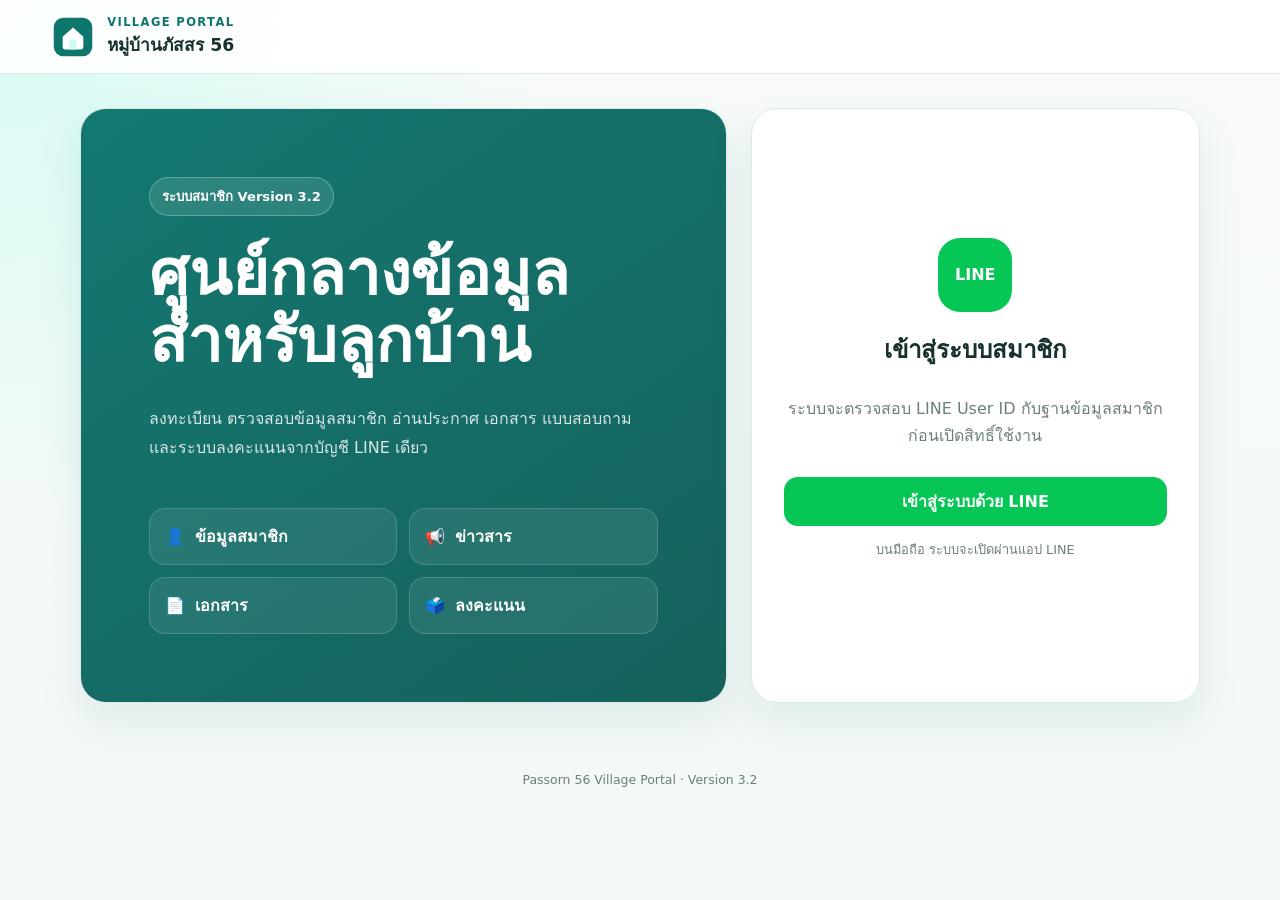
<file: index.html>
<!doctype html>
<html lang="th">
<head>
  <meta charset="utf-8">
  <meta name="viewport" content="width=device-width, initial-scale=1, viewport-fit=cover">
  <meta name="theme-color" content="#0f766e">
  <meta name="description" content="ระบบสมาชิกและศูนย์ข้อมูลหมู่บ้านภัสสร 56">
  <title>หมู่บ้านภัสสร 56</title>

  <link rel="manifest" href="/manifest.webmanifest">
  <link rel="icon" href="/assets/img/icon.svg" type="image/svg+xml">

  <style>
    :root {
      --primary: #0f766e;
      --primary-dark: #115e59;
      --primary-soft: #ccfbf1;
      --line: #06c755;
      --bg: #f3f8f7;
      --surface: #ffffff;
      --text: #17312e;
      --muted: #6b7f7b;
      --border: #dce9e6;
      --danger: #c0392b;
      --success: #087f5b;
      --shadow: 0 18px 45px rgba(15, 118, 110, .10);
    }

    * { box-sizing: border-box; }

    html, body { min-height: 100%; }

    body {
      margin: 0;
      font-family: system-ui, -apple-system, BlinkMacSystemFont, "Segoe UI",
        "Noto Sans Thai", Tahoma, sans-serif;
      color: var(--text);
      background:
        radial-gradient(circle at top left, rgba(204,251,241,.78), transparent 34rem),
        linear-gradient(180deg, #f8fbfa, var(--bg));
    }

    button, input, select { font: inherit; }
    button { cursor: pointer; }
    img { display: block; max-width: 100%; }
    .hidden { display: none !important; }

    .topbar {
      min-height: 74px;
      padding: 12px clamp(16px, 4vw, 52px);
      display: flex;
      align-items: center;
      justify-content: space-between;
      gap: 18px;
      position: sticky;
      top: 0;
      z-index: 20;
      background: rgba(255,255,255,.92);
      backdrop-filter: blur(14px);
      border-bottom: 1px solid var(--border);
    }

    .brand { display: flex; align-items: center; gap: 12px; }
.brand-logo {
  width: 44px;
  height: 44px;
  flex: 0 0 auto;
}

.brand-logo-fallback {
  display: grid;
  place-items: center;
}
    .brand h1 { margin: 2px 0 0; font-size: 1.08rem; }
    .eyebrow {
      margin: 0;
      color: var(--primary);
      font-size: .72rem;
      font-weight: 900;
      letter-spacing: .12em;
    }

    .page-shell {
      width: min(1120px, calc(100% - 28px));
      margin: 34px auto;
    }

    .button {
      min-height: 48px;
      padding: 12px 18px;
      border: 0;
      border-radius: 14px;
      font-weight: 800;
      transition: .18s ease;
    }

    .button:hover:not(:disabled) { transform: translateY(-1px); }
    .button:disabled { opacity: .65; cursor: not-allowed; }
    .button-primary { color: white; background: var(--line); }
    .button-secondary { color: var(--primary-dark); background: var(--primary-soft); }
    .button-ghost {
      color: var(--primary-dark);
      background: transparent;
      border: 1px solid var(--border);
    }

    .card,
    .hero-card,
    .login-card,
    .welcome-panel,
    .menu-card {
      border: 1px solid var(--border);
      border-radius: 26px;
      background: rgba(255,255,255,.97);
      box-shadow: var(--shadow);
    }

    .login-layout {
      display: grid;
      grid-template-columns: 1.18fr .82fr;
      gap: 24px;
    }

    .hero-card {
      min-height: 500px;
      padding: clamp(30px, 6vw, 68px);
      display: flex;
      flex-direction: column;
      justify-content: center;
      color: white;
      background: linear-gradient(145deg, rgba(15,118,110,.98), rgba(17,94,89,.98));
    }

    .status-pill {
      width: fit-content;
      padding: 8px 12px;
      border: 1px solid rgba(255,255,255,.25);
      border-radius: 999px;
      background: rgba(255,255,255,.11);
      font-weight: 800;
      font-size: .82rem;
    }

    .hero-card h2 {
      margin: 24px 0 14px;
      font-size: clamp(2rem, 5vw, 3.9rem);
      line-height: 1.08;
    }

    .hero-card > p {
      max-width: 680px;
      color: rgba(255,255,255,.84);
      line-height: 1.8;
    }

    .feature-grid {
      margin-top: 30px;
      display: grid;
      grid-template-columns: repeat(2, minmax(0,1fr));
      gap: 12px;
    }

    .feature-item {
      padding: 15px;
      display: flex;
      gap: 10px;
      align-items: center;
      border: 1px solid rgba(255,255,255,.16);
      border-radius: 16px;
      background: rgba(255,255,255,.08);
    }

    .login-card {
      padding: 32px;
      display: flex;
      flex-direction: column;
      justify-content: center;
      text-align: center;
    }

    .login-icon {
      width: 74px;
      height: 74px;
      margin: 0 auto 18px;
      display: grid;
      place-items: center;
      color: white;
      background: var(--line);
      border-radius: 22px;
      font-weight: 900;
    }

    .login-card h2 { margin: 0 0 10px; }
    .login-card p { color: var(--muted); line-height: 1.7; }
    .login-card .button { width: 100%; margin-top: 12px; }
    .small-note { font-size: .8rem; }

    .registration-card {
      width: min(920px,100%);
      margin: 0 auto;
      padding: clamp(24px, 4vw, 42px);
    }

    .section-heading {
      display: flex;
      justify-content: space-between;
      gap: 20px;
      align-items: flex-start;
    }

    .section-heading h2 {
      margin: 7px 0 8px;
      font-size: clamp(1.7rem,4vw,2.25rem);
    }

    .section-description {
      margin: 0;
      color: var(--muted);
      line-height: 1.7;
    }

    .member-badge {
      padding: 10px 15px;
      border-radius: 999px;
      color: var(--primary-dark);
      background: var(--primary-soft);
      font-size: .74rem;
      font-weight: 900;
      letter-spacing: .08em;
      white-space: nowrap;
    }

    .line-profile-box {
      margin: 24px 0 28px;
      padding: 18px;
      display: flex;
      align-items: center;
      gap: 14px;
      border: 1px solid var(--border);
      border-radius: 18px;
      background: linear-gradient(135deg, rgba(204,251,241,.65), white);
    }

    .line-profile-picture {
      width: 64px !important;
      height: 64px !important;
      min-width: 64px;
      object-fit: cover;
      border-radius: 50%;
      border: 4px solid white;
    }

    .line-profile-box small,
    .line-profile-box strong { display: block; }
    .line-profile-box small { color: var(--muted); margin-bottom: 3px; }

    .form-grid {
      display: grid;
      grid-template-columns: repeat(2,minmax(0,1fr));
      gap: 18px;
    }

    .form-field label {
      display: block;
      margin-bottom: 8px;
      font-weight: 800;
    }

    .form-field label span { color: var(--danger); }

    .form-field input,
    .form-field select {
      width: 100%;
      min-height: 50px;
      padding: 12px 14px;
      border: 1px solid var(--border);
      border-radius: 14px;
      outline: none;
      background: white;
      color: var(--text);
    }

    .form-field input:focus,
    .form-field select:focus {
      border-color: var(--primary);
      box-shadow: 0 0 0 4px rgba(15,118,110,.10);
    }

    .input-with-button {
      display: grid;
      grid-template-columns: 1fr auto;
      gap: 10px;
    }

    .compact-button { min-width: 110px; }

    .field-message {
      display: block;
      min-height: 20px;
      margin-top: 7px;
      color: var(--muted);
      font-size: .82rem;
    }
    .field-message.success { color: var(--success); font-weight: 700; }
    .field-message.error { color: var(--danger); font-weight: 700; }

    .consent-box {
      margin-top: 24px;
      padding: 18px;
      border: 1px solid var(--border);
      border-radius: 18px;
      background: #f8fbfa;
    }

    .check-row {
      display: grid;
      grid-template-columns: 22px 1fr;
      gap: 10px;
      align-items: flex-start;
      line-height: 1.7;
      font-size: .9rem;
    }

    .check-row + .check-row { margin-top: 14px; }
    .check-row input { width: 18px; height: 18px; margin-top: 4px; accent-color: var(--primary); }

    .form-actions {
      margin-top: 24px;
      display: flex;
      justify-content: flex-end;
      gap: 12px;
    }

    .form-actions .button { min-width: 170px; }

    .welcome-panel {
      padding: 28px;
      display: flex;
      align-items: center;
      justify-content: space-between;
      gap: 20px;
    }

    .welcome-panel h2 {
      margin: 6px 0;
      font-size: clamp(1.6rem,4vw,2.35rem);
    }

    .welcome-panel p:last-child { margin: 0; color: var(--muted); }

    .menu-grid {
      margin: 22px 0;
      display: grid;
      grid-template-columns: repeat(3,minmax(0,1fr));
      gap: 16px;
    }

    .menu-card {
      min-height: 138px;
      padding: 22px;
      display: flex;
      align-items: flex-start;
      gap: 14px;
      color: var(--text);
      text-align: left;
      transition: .18s ease;
    }

    .menu-card:hover { transform: translateY(-3px); }
    .menu-icon { font-size: 1.75rem; }
    .menu-card strong,
    .menu-card small { display: block; }
    .menu-card small { margin-top: 7px; color: var(--muted); line-height: 1.5; }

    .system-card { padding: 26px; }
    .timeline { margin-top: 20px; }
    .timeline-item {
      display: grid;
      grid-template-columns: 18px 1fr;
      gap: 12px;
      padding-bottom: 20px;
    }

    .timeline-item > span {
      width: 13px;
      height: 13px;
      margin-top: 4px;
      border-radius: 50%;
      background: var(--primary);
      box-shadow: 0 0 0 5px #edf5f3;
    }

    .timeline-item p { margin: 5px 0 0; color: var(--muted); }

    .toast {
      position: fixed;
      left: 50%;
      bottom: 24px;
      z-index: 50;
      max-width: calc(100% - 32px);
      padding: 12px 18px;
      color: white;
      background: #17312e;
      border-radius: 12px;
      opacity: 0;
      transform: translate(-50%,16px);
      transition: .2s ease;
      pointer-events: none;
    }

    .toast.show { opacity: 1; transform: translate(-50%,0); }

    footer {
      padding: 22px;
      color: var(--muted);
      text-align: center;
      font-size: .78rem;
    }

    @media (max-width: 860px) {
      .login-layout { grid-template-columns: 1fr; }
      .hero-card { min-height: auto; }
      .menu-grid { grid-template-columns: repeat(2,minmax(0,1fr)); }
    }

    @media (max-width: 720px) {
      .section-heading { flex-direction: column; }
      .form-grid { grid-template-columns: 1fr; }
      .member-badge { align-self: flex-start; }
    }

    @media (max-width: 560px) {
      .page-shell { width: calc(100% - 20px); margin: 18px auto; }
      .topbar { padding: 11px 12px; }
      .brand-logo { width: 40px; height: 40px; }
      .hero-card,
      .login-card,
      .registration-card,
      .welcome-panel,
      .system-card { padding: 22px 17px; border-radius: 21px; }
      .feature-grid,
      .menu-grid { grid-template-columns: 1fr; }
      .welcome-panel { flex-direction: column; align-items: flex-start; }
      .input-with-button { grid-template-columns: 1fr; }
      .compact-button { width: 100%; }
      .form-actions { flex-direction: column-reverse; }
      .form-actions .button { width: 100%; }
      .line-profile-picture { width: 56px !important; height: 56px !important; min-width: 56px; }
    }
  </style>
</head>

<body>
  <div id="app">
    <header class="topbar">
      <div class="brand">
       <div class="brand-logo brand-logo-fallback" aria-hidden="true">
  <svg viewBox="0 0 64 64" width="44" height="44">
    <rect x="4" y="4" width="56" height="56" rx="14" fill="#0f766e"/>
    <path
      d="M17 31.5 32 18l15 13.5v15.2a3.3 3.3 0 0 1-3.3 3.3H20.3a3.3 3.3 0 0 1-3.3-3.3V31.5Z"
      fill="#ffffff"
    />
    <rect x="27" y="36" width="10" height="14" rx="2" fill="#ccfbf1"/>
  </svg>
</div>
        <div>
          <p class="eyebrow">VILLAGE PORTAL</p>
          <h1>หมู่บ้านภัสสร 56</h1>
        </div>
      </div>

      <button id="logoutButton" class="button button-ghost hidden" type="button">
        ออกจากระบบ
      </button>
    </header>

    <main class="page-shell">
      <section id="loginView" class="login-layout">
        <div class="hero-card">
          <span class="status-pill">ระบบสมาชิก Version 3.2</span>
          <h2>ศูนย์กลางข้อมูลสำหรับลูกบ้าน</h2>
          <p>
            ลงทะเบียน ตรวจสอบข้อมูลสมาชิก อ่านประกาศ เอกสาร
            แบบสอบถาม และระบบลงคะแนนจากบัญชี LINE เดียว
          </p>

          <div class="feature-grid">
            <article class="feature-item"><span>👤</span><strong>ข้อมูลสมาชิก</strong></article>
            <article class="feature-item"><span>📢</span><strong>ข่าวสาร</strong></article>
            <article class="feature-item"><span>📄</span><strong>เอกสาร</strong></article>
            <article class="feature-item"><span>🗳️</span><strong>ลงคะแนน</strong></article>
          </div>
        </div>

        <div class="login-card">
          <div class="login-icon">LINE</div>
          <h2>เข้าสู่ระบบสมาชิก</h2>
          <p>ระบบจะตรวจสอบ LINE User ID กับฐานข้อมูลสมาชิกก่อนเปิดสิทธิ์ใช้งาน</p>

          <button id="lineLoginButton" class="button button-primary" type="button">
            เข้าสู่ระบบด้วย LINE
          </button>

          <!-- <button id="demoLoginButton" class="button button-secondary" type="button">
            ทดลองหน้า Dashboard
          </button> -->

          <p class="small-note">บนมือถือ ระบบจะเปิดผ่านแอป LINE</p>
        </div>
      </section>

      <section id="registrationView" class="hidden">
        <div class="card registration-card">
          <div class="section-heading">
            <div>
              <p class="eyebrow">MEMBER REGISTRATION</p>
              <h2>ลงทะเบียนตัวแทนบ้าน</h2>
              <p class="section-description">
                บัญชี LINE นี้ยังไม่มีข้อมูลสมาชิก กรุณากรอกข้อมูลเพื่อยืนยันสิทธิ์
              </p>
            </div>
            <div class="member-badge">NEW MEMBER</div>
          </div>

          <div class="line-profile-box">
            <img id="registerLinePicture" class="line-profile-picture hidden" alt="LINE Profile">
            <div>
              <small>บัญชี LINE</small>
              <strong id="registerLineName">ผู้ใช้งาน LINE</strong>
            </div>
          </div>

          <form id="registrationForm" novalidate>
            <div class="form-grid">
              <div class="form-field">
                <label for="houseNumber">บ้านเลขที่ <span>*</span></label>
                <div class="input-with-button">
                  <input id="houseNumber" name="houseNumber" type="text"
                    inputmode="numeric" maxlength="3" placeholder="1-364"
                    autocomplete="off" required>
                  <button id="checkHouseButton"
                    class="button button-secondary compact-button" type="button">
                    ตรวจสอบ
                  </button>
                </div>
                <small id="houseCheckMessage" class="field-message"></small>
              </div>

              <div class="form-field">
                <label for="fullName">ชื่อ-นามสกุล <span>*</span></label>
                <input id="fullName" name="fullName" type="text" maxlength="150" required>
              </div>

              <div class="form-field">
                <label for="phone">เบอร์โทรศัพท์ <span>*</span></label>
                <input id="phone" name="phone" type="tel"
                  inputmode="numeric" maxlength="10"
                  placeholder="0812345678" autocomplete="tel" required>
              </div>

              <div class="form-field">
                <label for="representativeStatus">สถานะผู้ลงทะเบียน <span>*</span></label>
                <select id="representativeStatus" name="representativeStatus" required>
                  <option value="">กรุณาเลือก</option>
                  <option value="เจ้าของบ้าน">เจ้าของบ้าน</option>
                  <option value="ผู้อยู่อาศัยที่ได้รับมอบหมาย">ผู้อยู่อาศัยที่ได้รับมอบหมาย</option>
                  <option value="ผู้แทนเจ้าของบ้าน">ผู้แทนเจ้าของบ้าน</option>
                </select>
              </div>

              <div class="form-field">
                <label for="lineId">LINE ID</label>
                <input id="lineId" name="lineId" type="text" maxlength="100">
              </div>

              <div class="form-field">
                <label for="email">อีเมล</label>
                <input id="email" name="email" type="email" maxlength="150">
              </div>
            </div>

            <div class="consent-box">
              <label class="check-row">
                <input id="pdpaConsent" name="pdpaConsent" type="checkbox">
                <span>
  ข้าพเจ้ายินยอมให้คณะทำงานจัดเก็บ ใช้ และประมวลผลข้อมูลส่วนบุคคลของข้าพเจ้า
  เพื่อการตรวจสอบสิทธิ์ การลงทะเบียนสมาชิก การบริหารจัดการสมาชิก
  การติดต่อสื่อสาร การประกาศข่าวสาร การจัดกิจกรรม การลงคะแนนเสียง
  และการดำเนินงานที่เกี่ยวข้องกับการบริหารหมู่บ้านภัสสร 56
  ตามนโยบายคุ้มครองข้อมูลส่วนบุคคล (PDPA)
</span>
              </label>

              <label class="check-row">
                <input id="certification" name="certification" type="checkbox">
              <span>
  ข้าพเจ้ารับรองว่าเป็นเจ้าของบ้าน หรือเป็นผู้ได้รับมอบหมายจากเจ้าของบ้านเลขที่ที่ลงทะเบียน
  และรับรองว่าข้อมูลที่ให้ไว้ถูกต้อง ครบถ้วน และเป็นความจริง
</span>
              </label>
            </div>

            <div class="form-actions">
              <button id="cancelRegistrationButton" class="button button-ghost" type="button">
                ออกจากระบบ
              </button>
              <button id="submitRegistrationButton" class="button button-primary" type="submit">
                ยืนยันการลงทะเบียน
              </button>
            </div>
          </form>
        </div>
      </section>

      <section id="dashboardView" class="hidden">
        <div class="welcome-panel">
          <div>
            <p class="eyebrow">ยินดีต้อนรับ</p>
            <h2 id="memberName">สมาชิกหมู่บ้าน</h2>
            <p id="memberMeta">บ้านเลขที่ — · สถานะสมาชิก</p>
          </div>
          <div id="memberRoleBadge" class="member-badge">MEMBER</div>
        </div>

        <div class="menu-grid">
          <button class="menu-card" data-module="profile" type="button">
            <span class="menu-icon">👤</span>
            <span><strong>ข้อมูลของฉัน</strong><small>ดูและแก้ไขข้อมูลส่วนตัว</small></span>
          </button>

          <button class="menu-card" data-module="announcements" type="button">
            <span class="menu-icon">📢</span>
            <span><strong>ข่าวสารและประกาศ</strong><small>ติดตามข้อมูลจากคณะทำงาน</small></span>
          </button>

          <button class="menu-card" data-module="documents" type="button">
            <span class="menu-icon">📄</span>
            <span><strong>เอกสารหมู่บ้าน</strong><small>เอกสาร Public และ Member</small></span>
          </button>

          <button class="menu-card" data-module="vote" type="button">
            <span class="menu-icon">🗳️</span>
            <span><strong>ระบบลงคะแนน</strong><small>ตรวจสิทธิ์และป้องกันลงคะแนนซ้ำ</small></span>
          </button>

          <button class="menu-card" data-module="survey" type="button">
            <span class="menu-icon">📋</span>
            <span><strong>แบบสอบถาม</strong><small>ตอบแบบสอบถามตามสิทธิ์สมาชิก</small></span>
          </button>

          <button class="menu-card" data-module="maintenance" type="button">
            <span class="menu-icon">🔧</span>
            <span><strong>แจ้งปัญหา</strong><small>แนบรายละเอียดและรูปภาพ</small></span>
          </button>
        </div>

        <section class="card system-card">
          <div class="section-heading">
            <div>
              <p class="eyebrow">LATEST UPDATE</p>
              <h3>สถานะระบบ</h3>
            </div>
          </div>

          <div class="timeline">
            <div class="timeline-item">
              <span></span>
              <div><strong>Cloudflare Pages Frontend</strong><p>พร้อมใช้งาน</p></div>
            </div>
            <div class="timeline-item">
              <span></span>
              <div><strong>LINE Login</strong><p>เชื่อมต่อเรียบร้อย</p></div>
            </div>
            <div class="timeline-item">
              <span></span>
              <div><strong>Apps Script API</strong><p>เชื่อมกับฐานข้อมูลสมาชิกแล้ว</p></div>
            </div>
          </div>
        </section>
      </section>
    </main>

    <div id="toast" class="toast" role="status" aria-live="polite"></div>

    <footer>
      <p>Passorn 56 Village Portal · Version 3.2</p>
    </footer>
  </div>

  <script>
    window.APP_CONFIG = {
      appName: "Passorn 56 Village Portal",
      apiBaseUrl: "/api/line-login",
      line: {
        channelId: "2010691661",
        callbackUrl: "https://passorn56-village-portal.pages.dev/",
        liffUrl: "https://liff.line.me/2010691661-aQmHVKOj"
      },
      demoMode: true
    };
  </script>

  <script src="/assets/js/app.js?v=3.2.0"></script>
</body>
</html>
</file>
